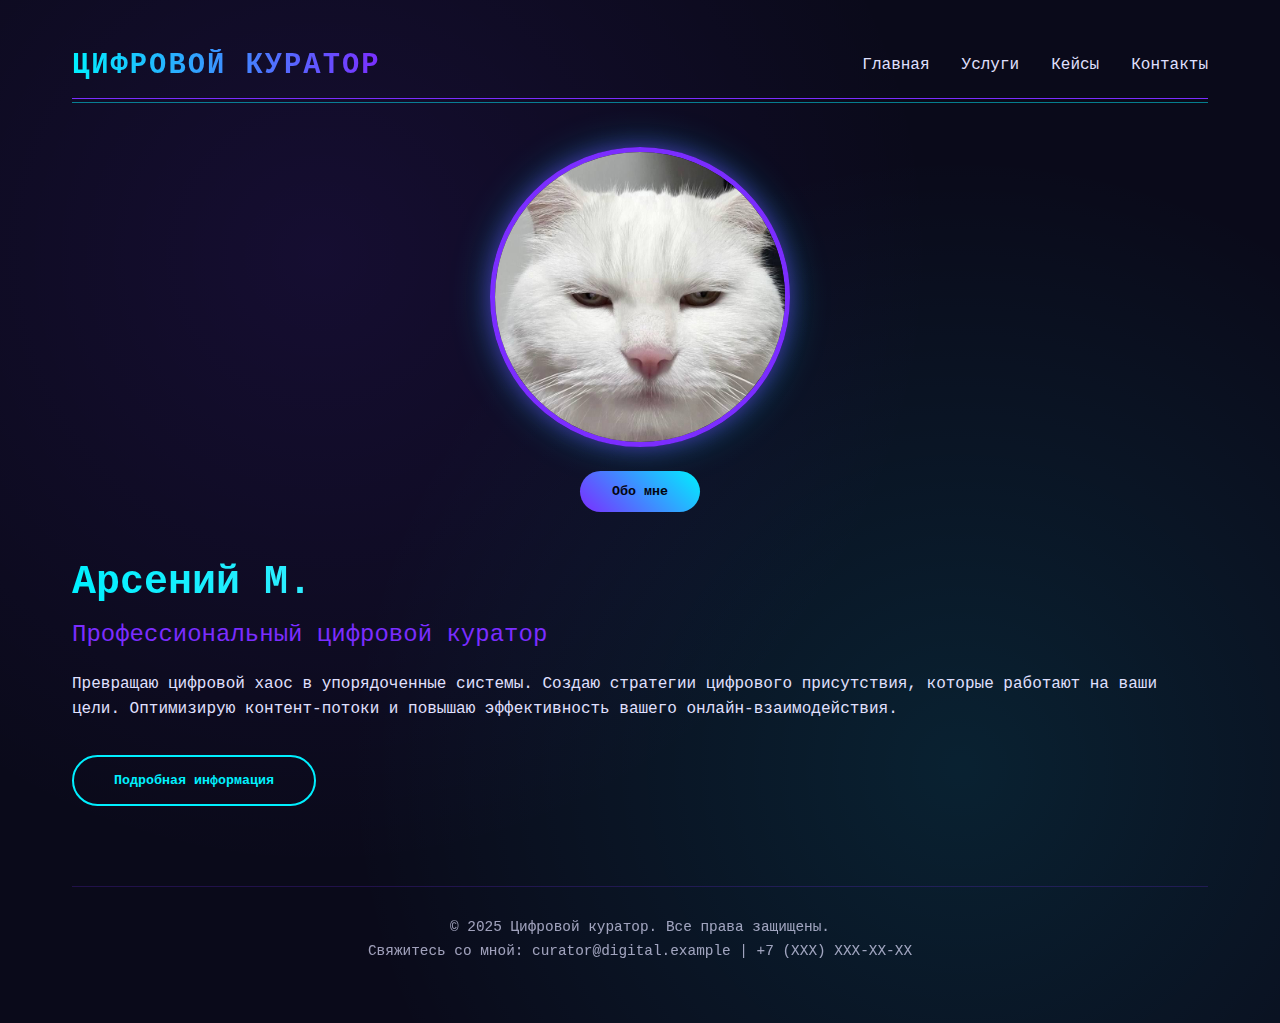
<file: index.html>
<!DOCTYPE html>
<html lang="ru">
<head>
    <meta charset="UTF-8">
    <meta name="viewport" content="width=device-width, initial-scale=1.0">
    <title>Цифровой куратор | Профессиональная самопрезентация</title>
    <link rel="stylesheet" href="css/style.css">
</head>
<body>
    <div class="container">
        <header>
            <div class="logo">Цифровой куратор</div>
            <nav class="nav-links">
                <a href="index.html" class="nav-link">Главная</a>
                <a href="services.html" class="nav-link">Услуги</a>
                <a href="cases.html" class="nav-link">Кейсы</a>
                <a href="contacts.html" class="nav-link">Контакты</a>
            </nav>
        </header>
        
        <main class="main-content">
            <section class="profile-section">
                <img src="images/profile.jpg" alt="Цифровой куратор" class="profile-image floating" id="profileImage">
                <button class="about-btn" id="aboutBtn">Обо мне</button>
                
                <!-- Модальное окно "Обо мне" -->
                <div class="modal" id="aboutModal">
                    <div class="modal-content">
                        <button class="modal-close" id="aboutClose">&times;</button>
                        <h3>Обо мне</h3>
                        <p>Я - профессиональный цифровой куратор с более чем 7-летним опытом работы в области управления цифровым контентом, стратегического планирования и оптимизации онлайн-присутствия.</p>
                        <p>Моя специализация включает:</p>
                        <ul style="margin-left: 1.5rem; margin-bottom: 1rem;">
                            <li>Анализ и структурирование цифровых активов</li>
                            <li>Разработка стратегий цифрового присутствия</li>
                            <li>Курирование контент-потоков</li>
                            <li>Оптимизация цифровых рабочих процессов</li>
                        </ul>
                        <p>Работал с клиентами из различных отраслей, включая IT, образование, искусство и корпоративный сектор.</p>
                    </div>
                </div>
            </section>
            
            <section class="info-section">
                <h1>Арсений М.</h1>
                <h2>Профессиональный цифровой куратор</h2>
                <p>Превращаю цифровой хаос в упорядоченные системы. Создаю стратегии цифрового присутствия, которые работают на ваши цели. Оптимизирую контент-потоки и повышаю эффективность вашего онлайн-взаимодействия.</p>
                <button class="cta-button" id="pricingBtn">Подробная информация</button>
                
                <!-- Модальное окно с ценами -->
                <div class="modal" id="pricingModal">
                    <div class="modal-content">
                        <button class="modal-close" id="pricingClose">&times;</button>
                        <h3>Стоимость услуг</h3>
                        <p>Предлагаю гибкие тарифы в зависимости от объема и сложности проекта. Ниже приведены базовые расценки:</p>
                        
                        <div class="price-list">
                            <div class="price-item">
                                <span class="price-service">Консультация (1 час)</span>
                                <span class="price-amount">5 000 ₽</span>
                            </div>
                            <div class="price-item">
                                <span class="price-service">Аудит цифровых активов</span>
                                <span class="price-amount">от 15 000 ₽</span>
                            </div>
                            <div class="price-item">
                                <span class="price-service">Разработка стратегии</span>
                                <span class="price-amount">от 25 000 ₽</span>
                            </div>
                            <div class="price-item">
                                <span class="price-service">Полное сопровождение (месяц)</span>
                                <span class="price-amount">от 50 000 ₽</span>
                            </div>
                            <div class="price-item">
                                <span class="price-service">Индивидуальное обучение</span>
                                <span class="price-amount">30 000 ₽/мес</span>
                            </div>
                        </div>
                        
                        <p style="margin-top: 1.5rem; font-size: 0.9rem; color: var(--secondary);">* Точная стоимость рассчитывается индивидуально после анализа ваших потребностей.</p>
                    </div>
                </div>
            </section>
        </main>
        
        <footer>
            <p>© 2025 Цифровой куратор. Все права защищены.</p>
            <p style="margin-top: 0.5rem;" class="pulse">Свяжитесь со мной: curator@digital.example | +7 (XXX) XXX-XX-XX</p>
        </footer>
    </div>
    
    <script src="js/script.js"></script>
</body>
</html>
</file>
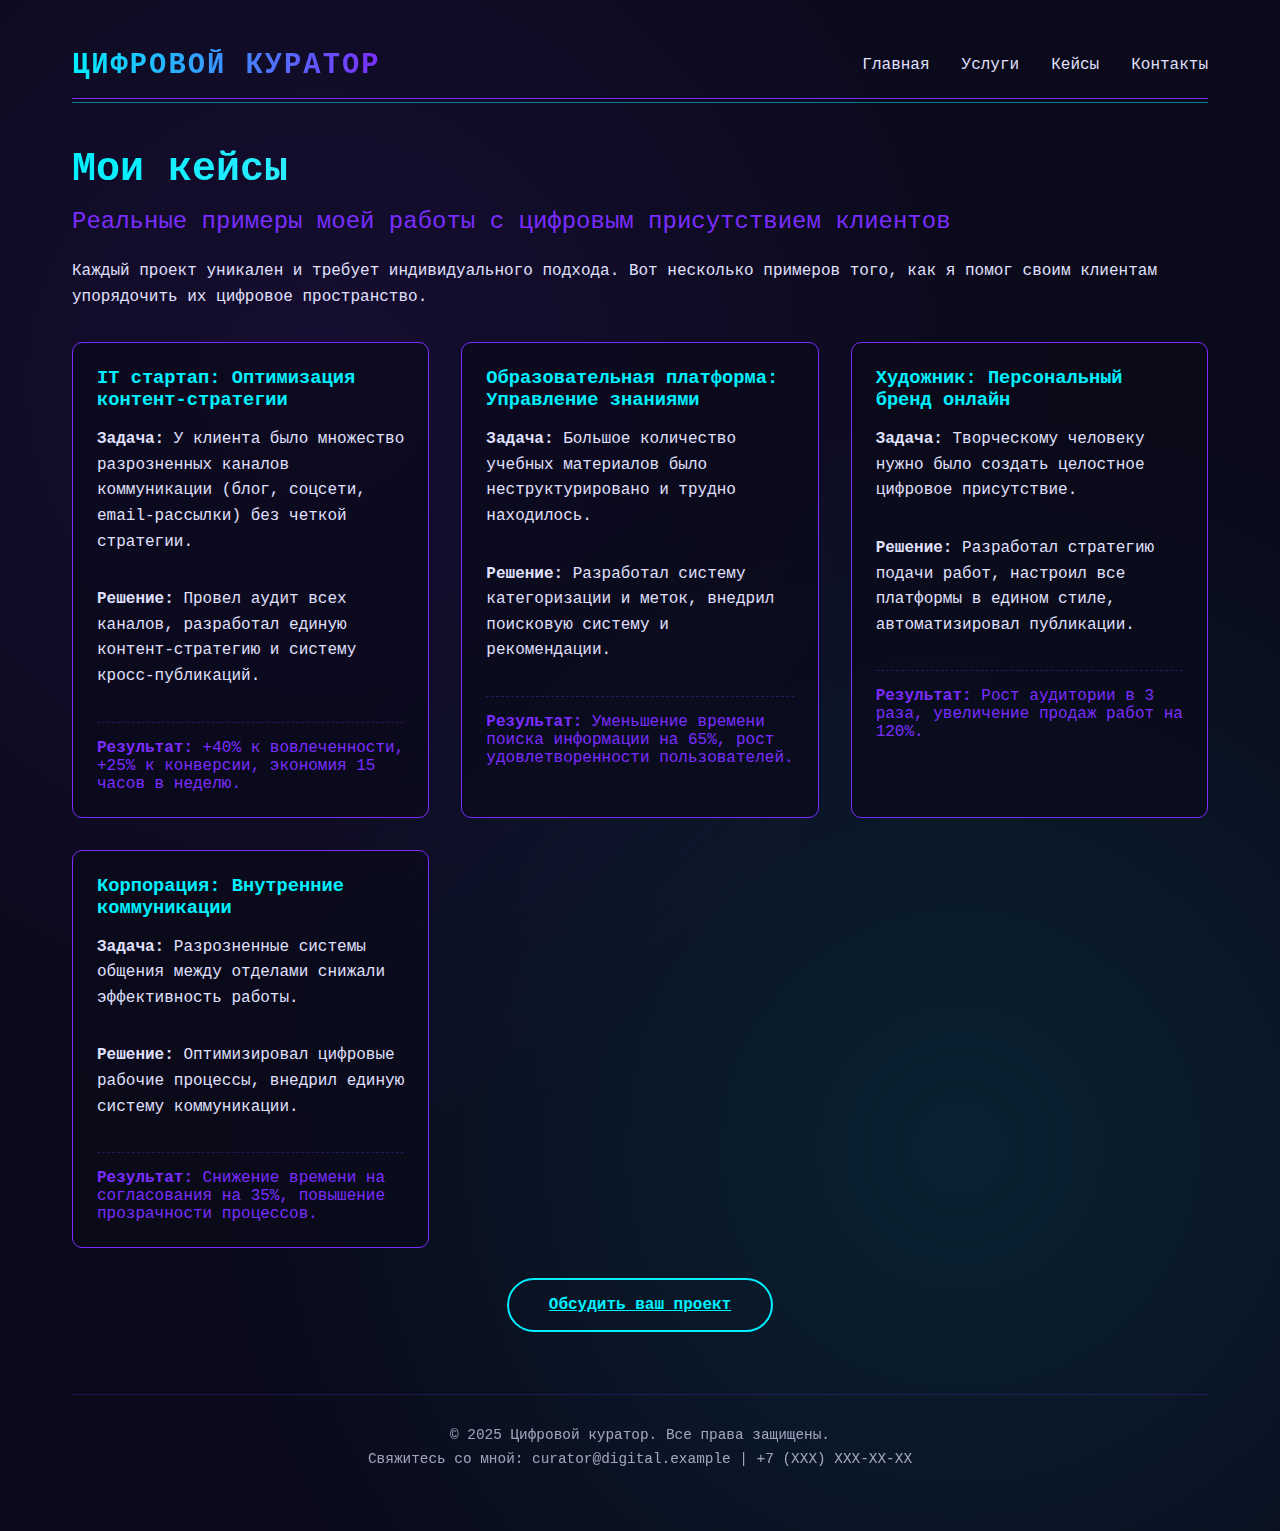
<file: cases.html>
<!DOCTYPE html>
<html lang="ru">
<head>
    <meta charset="UTF-8">
    <meta name="viewport" content="width=device-width, initial-scale=1.0">
    <title>Кейсы цифрового куратора</title>
    <link rel="stylesheet" href="css/style.css">
</head>
<body>
    <div class="container">
        <header>
            <div class="logo">Цифровой куратор</div>
            <nav class="nav-links">
                <a href="index.html" class="nav-link">Главная</a>
                <a href="services.html" class="nav-link">Услуги</a>
                <a href="cases.html" class="nav-link active">Кейсы</a>
                <a href="contacts.html" class="nav-link">Контакты</a>
            </nav>
        </header>
        
        <main class="main-content">
            <section class="info-section">
                <h1>Мои кейсы</h1>
                <h2>Реальные примеры моей работы с цифровым присутствием клиентов</h2>
                <p>Каждый проект уникален и требует индивидуального подхода. Вот несколько примеров того, как я помог своим клиентам упорядочить их цифровое пространство.</p>
                
                <div class="cases-grid">
                    <div class="case-card">
                        <h3>IT стартап: Оптимизация контент-стратегии</h3>
                        <p><strong>Задача:</strong> У клиента было множество разрозненных каналов коммуникации (блог, соцсети, email-рассылки) без четкой стратегии.</p>
                        <p><strong>Решение:</strong> Провел аудит всех каналов, разработал единую контент-стратегию и систему кросс-публикаций.</p>
                        <div class="result">
                            <strong>Результат:</strong> +40% к вовлеченности, +25% к конверсии, экономия 15 часов в неделю.
                        </div>
                    </div>
                    
                    <div class="case-card">
                        <h3>Образовательная платформа: Управление знаниями</h3>
                        <p><strong>Задача:</strong> Большое количество учебных материалов было неструктурировано и трудно находилось.</p>
                        <p><strong>Решение:</strong> Разработал систему категоризации и меток, внедрил поисковую систему и рекомендации.</p>
                        <div class="result">
                            <strong>Результат:</strong> Уменьшение времени поиска информации на 65%, рост удовлетворенности пользователей.
                        </div>
                    </div>
                    
                    <div class="case-card">
                        <h3>Художник: Персональный бренд онлайн</h3>
                        <p><strong>Задача:</strong> Творческому человеку нужно было создать целостное цифровое присутствие.</p>
                        <p><strong>Решение:</strong> Разработал стратегию подачи работ, настроил все платформы в едином стиле, автоматизировал публикации.</p>
                        <div class="result">
                            <strong>Результат:</strong> Рост аудитории в 3 раза, увеличение продаж работ на 120%.
                        </div>
                    </div>
                    
                    <div class="case-card">
                        <h3>Корпорация: Внутренние коммуникации</h3>
                        <p><strong>Задача:</strong> Разрозненные системы общения между отделами снижали эффективность работы.</p>
                        <p><strong>Решение:</strong> Оптимизировал цифровые рабочие процессы, внедрил единую систему коммуникации.</p>
                        <div class="result">
                            <strong>Результат:</strong> Снижение времени на согласования на 35%, повышение прозрачности процессов.
                        </div>
                    </div>
                </div>
                
                <div style="margin-top: 3rem; text-align: center;">
                    <a href="contacts.html" class="cta-button">Обсудить ваш проект</a>
                </div>
            </section>
        </main>
        
        <footer>
            <p>© 2025 Цифровой куратор. Все права защищены.</p>
            <p style="margin-top: 0.5rem;" class="pulse">Свяжитесь со мной: curator@digital.example | +7 (XXX) XXX-XX-XX</p>
        </footer>
    </div>
    
    <script src="js/script.js"></script>
</body>
</html>
</file>
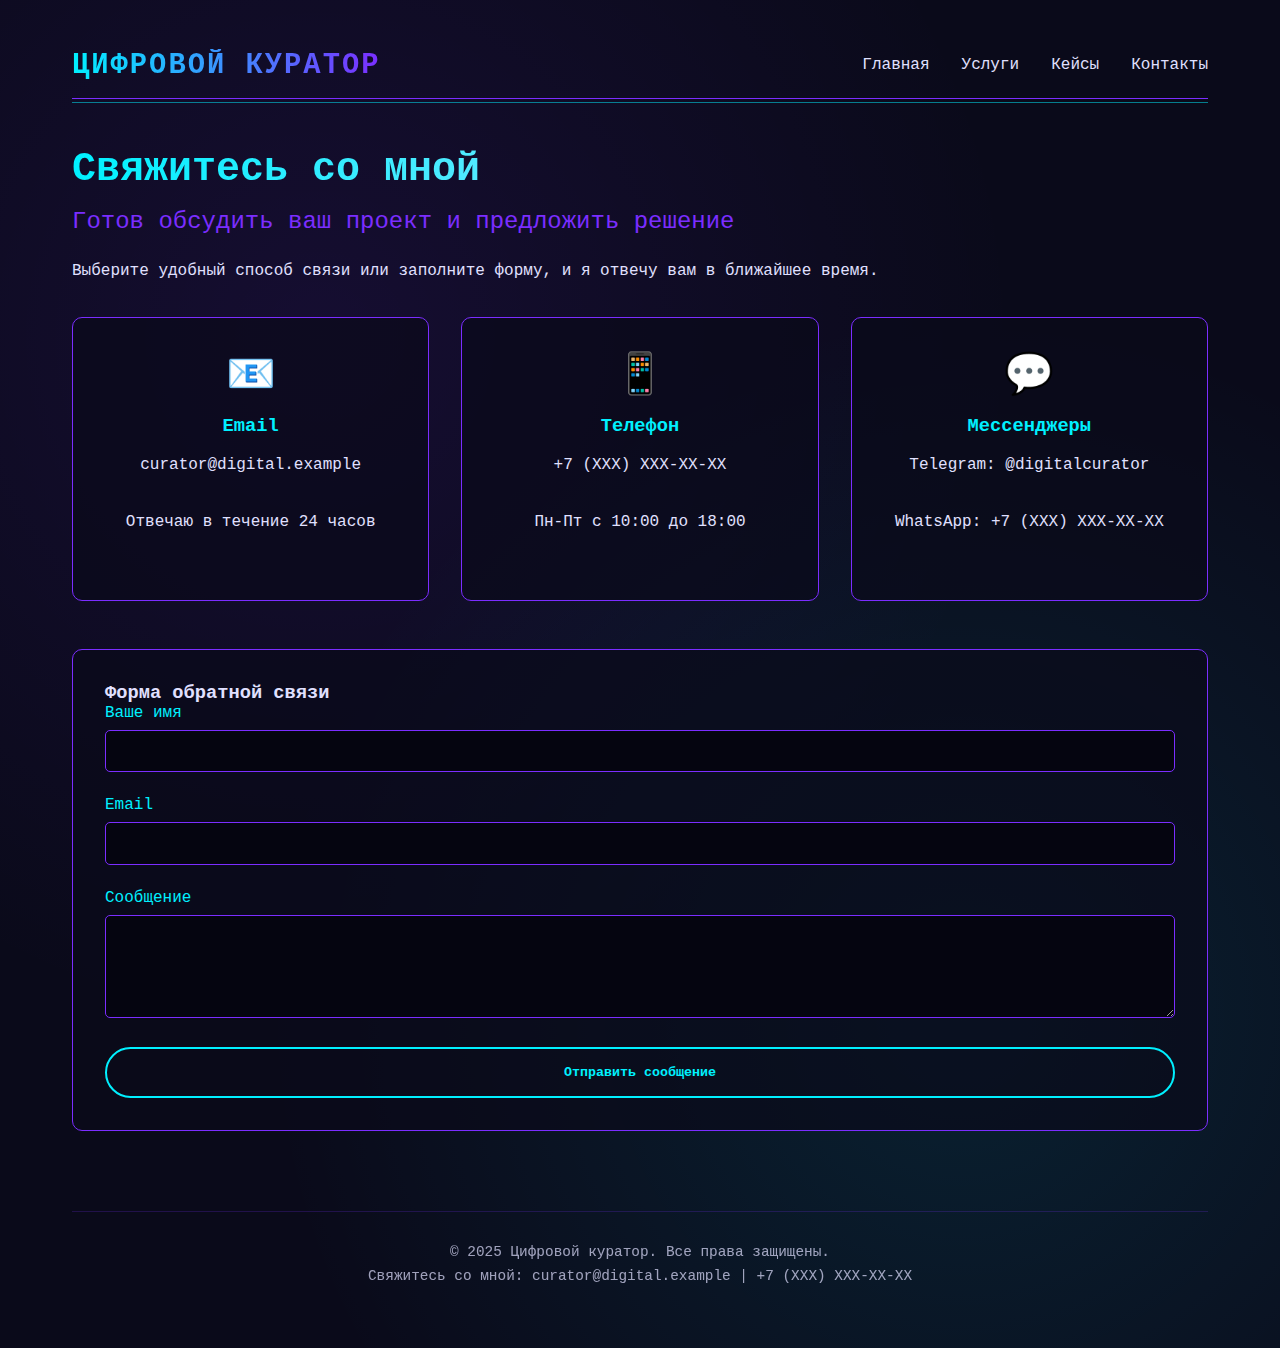
<file: contacts.html>
<!DOCTYPE html>
<html lang="ru">
<head>
    <meta charset="UTF-8">
    <meta name="viewport" content="width=device-width, initial-scale=1.0">
    <title>Контакты цифрового куратора</title>
    <link rel="stylesheet" href="css/style.css">
</head>
<body>
    <div class="container">
        <header>
            <div class="logo">Цифровой куратор</div>
            <nav class="nav-links">
                <a href="index.html" class="nav-link">Главная</a>
                <a href="services.html" class="nav-link">Услуги</a>
                <a href="cases.html" class="nav-link">Кейсы</a>
                <a href="contacts.html" class="nav-link active">Контакты</a>
            </nav>
        </header>
        
        <main class="main-content">
            <section class="info-section">
                <h1>Свяжитесь со мной</h1>
                <h2>Готов обсудить ваш проект и предложить решение</h2>
                <p>Выберите удобный способ связи или заполните форму, и я отвечу вам в ближайшее время.</p>
                
                <div class="contact-grid">
                    <div class="contact-card">
                        <div class="icon">📧</div>
                        <h3>Email</h3>
                        <p>curator@digital.example</p>
                        <p>Отвечаю в течение 24 часов</p>
                    </div>
                    
                    <div class="contact-card">
                        <div class="icon">📱</div>
                        <h3>Телефон</h3>
                        <p>+7 (XXX) XXX-XX-XX</p>
                        <p>Пн-Пт с 10:00 до 18:00</p>
                    </div>
                    
                    <div class="contact-card">
                        <div class="icon">💬</div>
                        <h3>Мессенджеры</h3>
                        <p>Telegram: @digitalcurator</p>
                        <p>WhatsApp: +7 (XXX) XXX-XX-XX</p>
                    </div>
                </div>
                
                <div class="contact-form">
                    <h3>Форма обратной связи</h3>
                    <form id="contactForm">
                        <div class="form-group">
                            <label for="name">Ваше имя</label>
                            <input type="text" id="name" name="name" required>
                        </div>
                        
                        <div class="form-group">
                            <label for="email">Email</label>
                            <input type="email" id="email" name="email" required>
                        </div>
                        
                        <div class="form-group">
                            <label for="message">Сообщение</label>
                            <textarea id="message" name="message" rows="5" required></textarea>
                        </div>
                        
                        <button type="submit" class="cta-button" style="width: 100%;">Отправить сообщение</button>
                    </form>
                </div>
            </section>
        </main>
        
        <footer>
            <p>© 2025 Цифровой куратор. Все права защищены.</p>
            <p style="margin-top: 0.5rem;" class="pulse">Свяжитесь со мной: curator@digital.example | +7 (XXX) XXX-XX-XX</p>
        </footer>
    </div>
    
    <script src="js/script.js"></script>
</body>
</html>
</file>
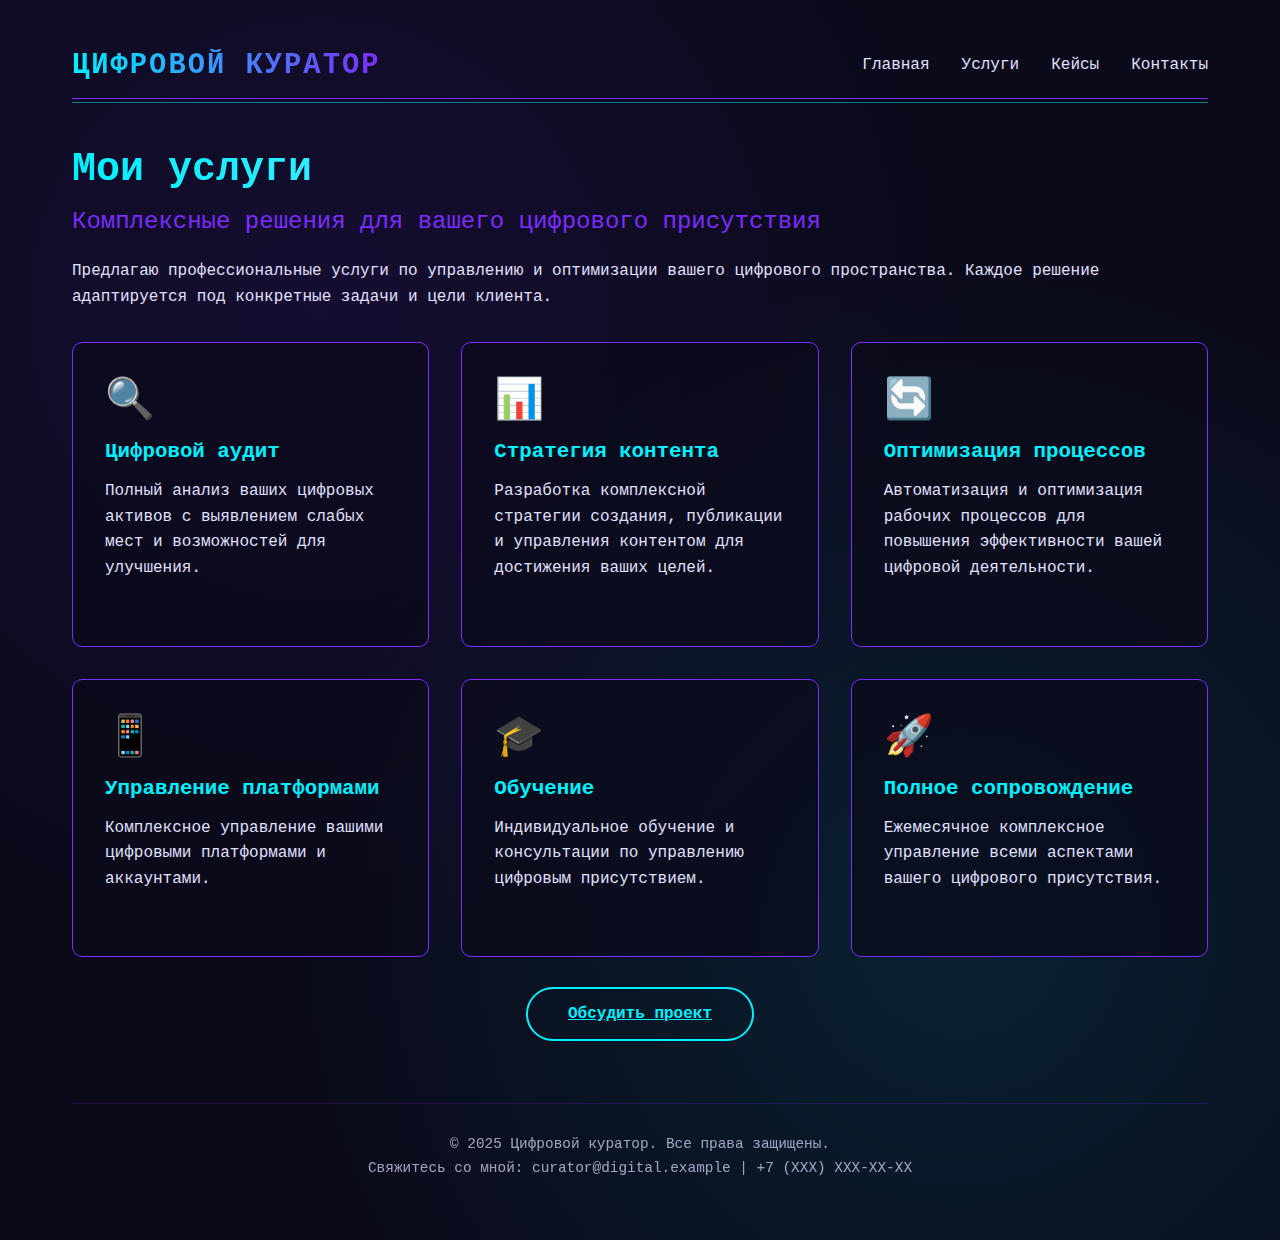
<file: services.html>
<!DOCTYPE html>
<html lang="ru">
<head>
    <meta charset="UTF-8">
    <meta name="viewport" content="width=device-width, initial-scale=1.0">
    <title>Услуги цифрового куратора</title>
    <link rel="stylesheet" href="css/style.css">
</head>
<body>
    <div class="container">
        <header>
            <div class="logo">Цифровой куратор</div>
            <nav class="nav-links">
                <a href="index.html" class="nav-link">Главная</a>
                <a href="services.html" class="nav-link active">Услуги</a>
                <a href="cases.html" class="nav-link">Кейсы</a>
                <a href="contacts.html" class="nav-link">Контакты</a>
            </nav>
        </header>
        
        <main class="main-content">
            <section class="info-section">
                <h1>Мои услуги</h1>
                <h2>Комплексные решения для вашего цифрового присутствия</h2>
                <p>Предлагаю профессиональные услуги по управлению и оптимизации вашего цифрового пространства. Каждое решение адаптируется под конкретные задачи и цели клиента.</p>
                
                <div class="services-grid">
                    <div class="service-card">
                        <div class="icon">🔍</div>
                        <h3>Цифровой аудит</h3>
                        <p>Полный анализ ваших цифровых активов с выявлением слабых мест и возможностей для улучшения.</p>
                    </div>
                    
                    <div class="service-card">
                        <div class="icon">📊</div>
                        <h3>Стратегия контента</h3>
                        <p>Разработка комплексной стратегии создания, публикации и управления контентом для достижения ваших целей.</p>
                    </div>
                    
                    <div class="service-card">
                        <div class="icon">🔄</div>
                        <h3>Оптимизация процессов</h3>
                        <p>Автоматизация и оптимизация рабочих процессов для повышения эффективности вашей цифровой деятельности.</p>
                    </div>
                    
                    <div class="service-card">
                        <div class="icon">📱</div>
                        <h3>Управление платформами</h3>
                        <p>Комплексное управление вашими цифровыми платформами и аккаунтами.</p>
                    </div>
                    
                    <div class="service-card">
                        <div class="icon">🎓</div>
                        <h3>Обучение</h3>
                        <p>Индивидуальное обучение и консультации по управлению цифровым присутствием.</p>
                    </div>
                    
                    <div class="service-card">
                        <div class="icon">🚀</div>
                        <h3>Полное сопровождение</h3>
                        <p>Ежемесячное комплексное управление всеми аспектами вашего цифрового присутствия.</p>
                    </div>
                </div>
                
                <div style="margin-top: 3rem; text-align: center;">
                    <a href="contacts.html" class="cta-button">Обсудить проект</a>
                </div>
            </section>
        </main>
        
        <footer>
            <p>© 2025 Цифровой куратор. Все права защищены.</p>
            <p style="margin-top: 0.5rem;" class="pulse">Свяжитесь со мной: curator@digital.example | +7 (XXX) XXX-XX-XX</p>
        </footer>
    </div>
    
    <script src="js/script.js"></script>
</body>
</html>
</file>
<file: css/style.css>
:root {
    --primary: #00f0ff;
    --secondary: #7b2dff;
    --dark: #0a0a1a;
    --darker: #050510;
    --light: #e0e0ff;
    --accent: #ff2d7b;
}

* {
    margin: 0;
    padding: 0;
    box-sizing: border-box;
    font-family: 'Courier New', monospace;
}

body {
    background-color: var(--dark);
    color: var(--light);
    background-image: 
        radial-gradient(circle at 25% 25%, rgba(123, 45, 255, 0.1) 0%, transparent 50%),
        radial-gradient(circle at 75% 75%, rgba(0, 240, 255, 0.1) 0%, transparent 50%);
    min-height: 100vh;
    overflow-x: hidden;
}

.container {
    max-width: 1200px;
    margin: 0 auto;
    padding: 2rem;
    position: relative;
}

header {
    display: flex;
    justify-content: space-between;
    align-items: center;
    padding: 1rem 0;
    border-bottom: 1px solid var(--secondary);
    margin-bottom: 2rem;
    position: relative;
}

header::after {
    content: '';
    position: absolute;
    bottom: -5px;
    left: 0;
    width: 100%;
    height: 1px;
    background: var(--primary);
    opacity: 0.5;
}

.logo {
    font-size: 1.8rem;
    font-weight: bold;
    background: linear-gradient(90deg, var(--primary), var(--secondary));
    -webkit-background-clip: text;
    background-clip: text;
    color: transparent;
    text-transform: uppercase;
    letter-spacing: 2px;
}

.nav-links {
    display: flex;
    gap: 2rem;
}

.nav-link {
    color: var(--light);
    text-decoration: none;
    position: relative;
    padding: 0.5rem 0;
    transition: color 0.3s;
}

.nav-link:hover {
    color: var(--primary);
}

.nav-link::after {
    content: '';
    position: absolute;
    bottom: 0;
    left: 0;
    width: 0;
    height: 2px;
    background: var(--primary);
    transition: width 0.3s;
}

.nav-link:hover::after {
    width: 100%;
}

.main-content {
    display: grid;
    grid-template-columns: 1fr;
    gap: 3rem;
    margin-top: 3rem;
}

.profile-section {
    position: relative;
    display: flex;
    flex-direction: column;
    align-items: center;
}

.profile-image {
    width: 300px;
    height: 300px;
    border-radius: 50%;
    object-fit: cover;
    border: 5px solid var(--secondary);
    box-shadow: 0 0 20px rgba(123, 45, 255, 0.5),
                0 0 40px rgba(0, 240, 255, 0.3);
    transition: transform 0.3s, box-shadow 0.3s;
    cursor: pointer;
}

.profile-image:hover {
    transform: scale(1.03);
    box-shadow: 0 0 30px rgba(123, 45, 255, 0.7),
                0 0 50px rgba(0, 240, 255, 0.5);
}

.about-btn {
    margin-top: 1.5rem;
    padding: 0.8rem 2rem;
    background: linear-gradient(45deg, var(--secondary), var(--primary));
    color: var(--darker);
    border: none;
    border-radius: 30px;
    font-weight: bold;
    cursor: pointer;
    transition: transform 0.3s, box-shadow 0.3s;
    position: relative;
    overflow: hidden;
    z-index: 1;
}

.about-btn::before {
    content: '';
    position: absolute;
    top: 0;
    left: -100%;
    width: 100%;
    height: 100%;
    background: linear-gradient(45deg, var(--primary), var(--secondary));
    transition: left 0.3s;
    z-index: -1;
}

.about-btn:hover {
    transform: translateY(-3px);
    box-shadow: 0 5px 15px rgba(0, 240, 255, 0.4);
}

.about-btn:hover::before {
    left: 0;
}

.info-section h1 {
    font-size: 2.5rem;
    margin-bottom: 1rem;
    background: linear-gradient(90deg, var(--primary), var(--light));
    -webkit-background-clip: text;
    background-clip: text;
    color: transparent;
}

.info-section h2 {
    font-size: 1.5rem;
    color: var(--secondary);
    margin-bottom: 1.5rem;
    font-weight: normal;
}

.info-section p {
    line-height: 1.6;
    margin-bottom: 2rem;
    color: var(--light);
}

.cta-button {
    padding: 1rem 2.5rem;
    background: transparent;
    color: var(--primary);
    border: 2px solid var(--primary);
    border-radius: 30px;
    font-weight: bold;
    cursor: pointer;
    transition: all 0.3s;
    position: relative;
    overflow: hidden;
    z-index: 1;
}

.cta-button:hover {
    color: var(--darker);
    transform: translateY(-3px);
    box-shadow: 0 5px 15px rgba(0, 240, 255, 0.4);
}

.cta-button::before {
    content: '';
    position: absolute;
    top: 0;
    left: 0;
    width: 0;
    height: 100%;
    background: var(--primary);
    transition: width 0.3s;
    z-index: -1;
}

.cta-button:hover::before {
    width: 100%;
}

.modal {
    display: none;
    position: fixed;
    top: 0;
    left: 0;
    width: 100%;
    height: 100%;
    background: rgba(5, 5, 16, 0.9);
    z-index: 100;
    justify-content: center;
    align-items: center;
    opacity: 0;
    transition: opacity 0.3s;
}

.modal.active {
    display: flex;
    opacity: 1;
}

.modal-content {
    background: var(--darker);
    border: 1px solid var(--secondary);
    border-radius: 10px;
    padding: 2rem;
    max-width: 600px;
    width: 90%;
    position: relative;
    box-shadow: 0 0 30px rgba(123, 45, 255, 0.3);
    transform: scale(0.9);
    transition: transform 0.3s;
}

.modal.active .modal-content {
    transform: scale(1);
}

.modal-close {
    position: absolute;
    top: 1rem;
    right: 1rem;
    background: none;
    border: none;
    color: var(--light);
    font-size: 1.5rem;
    cursor: pointer;
    transition: color 0.3s;
}

.modal-close:hover {
    color: var(--accent);
}

.modal h3 {
    color: var(--primary);
    margin-bottom: 1.5rem;
    font-size: 1.8rem;
}

.modal p {
    line-height: 1.6;
    margin-bottom: 1rem;
}

.price-list {
    margin-top: 1.5rem;
}

.price-item {
    display: flex;
    justify-content: space-between;
    padding: 0.8rem 0;
    border-bottom: 1px dashed rgba(123, 45, 255, 0.3);
}

.price-item:last-child {
    border-bottom: none;
}

.price-service {
    color: var(--light);
}

.price-amount {
    color: var(--primary);
    font-weight: bold;
}

/* Стили для страницы услуг */
.services-grid {
    display: grid;
    grid-template-columns: repeat(auto-fill, minmax(300px, 1fr));
    gap: 2rem;
    margin-top: 2rem;
}

.service-card {
    background: rgba(10, 10, 26, 0.7);
    border: 1px solid var(--secondary);
    border-radius: 10px;
    padding: 2rem;
    transition: transform 0.3s, box-shadow 0.3s;
}

.service-card:hover {
    transform: translateY(-5px);
    box-shadow: 0 10px 20px rgba(123, 45, 255, 0.2);
}

.service-card h3 {
    color: var(--primary);
    margin-bottom: 1rem;
    font-size: 1.3rem;
}

.service-card .icon {
    font-size: 2.5rem;
    margin-bottom: 1rem;
    color: var(--secondary);
}

/* Стили для страницы кейсов */
.cases-grid {
    display: grid;
    grid-template-columns: repeat(auto-fill, minmax(350px, 1fr));
    gap: 2rem;
    margin-top: 2rem;
}

.case-card {
    background: rgba(10, 10, 26, 0.7);
    border: 1px solid var(--secondary);
    border-radius: 10px;
    padding: 1.5rem;
    transition: transform 0.3s, box-shadow 0.3s;
}

.case-card:hover {
    transform: translateY(-5px);
    box-shadow: 0 10px 20px rgba(123, 45, 255, 0.2);
}

.case-card h3 {
    color: var(--primary);
    margin-bottom: 1rem;
}

.case-card .result {
    margin-top: 1rem;
    padding-top: 1rem;
    border-top: 1px dashed rgba(123, 45, 255, 0.3);
    color: var(--secondary);
}

/* Стили для страницы контактов */
.contact-grid {
    display: grid;
    grid-template-columns: repeat(auto-fill, minmax(300px, 1fr));
    gap: 2rem;
    margin-top: 2rem;
}

.contact-card {
    background: rgba(10, 10, 26, 0.7);
    border: 1px solid var(--secondary);
    border-radius: 10px;
    padding: 2rem;
    text-align: center;
}

.contact-card h3 {
    color: var(--primary);
    margin-bottom: 1rem;
}

.contact-card .icon {
    font-size: 2.5rem;
    margin-bottom: 1rem;
    color: var(--secondary);
}

.contact-form {
    margin-top: 3rem;
    background: rgba(10, 10, 26, 0.7);
    border: 1px solid var(--secondary);
    border-radius: 10px;
    padding: 2rem;
}

.form-group {
    margin-bottom: 1.5rem;
}

.form-group label {
    display: block;
    margin-bottom: 0.5rem;
    color: var(--primary);
}

.form-group input,
.form-group textarea {
    width: 100%;
    padding: 0.8rem;
    background: var(--darker);
    border: 1px solid var(--secondary);
    border-radius: 5px;
    color: var(--light);
    transition: border-color 0.3s;
}

.form-group input:focus,
.form-group textarea:focus {
    outline: none;
    border-color: var(--primary);
}

footer {
    margin-top: 5rem;
    padding: 2rem 0;
    border-top: 1px solid rgba(123, 45, 255, 0.3);
    text-align: center;
    color: var(--light);
    opacity: 0.7;
    font-size: 0.9rem;
}

@media (max-width: 768px) {
    .main-content {
        grid-template-columns: 1fr;
    }
    
    .nav-links {
        gap: 1rem;
    }
    
    .profile-image {
        width: 200px;
        height: 200px;
    }
    
    .services-grid,
    .cases-grid,
    .contact-grid {
        grid-template-columns: 1fr;
    }
}

/* Анимации */
@keyframes pulse {
    0% { opacity: 0.5; }
    50% { opacity: 1; }
    100% { opacity: 0.5; }
}

.pulse {
    animation: pulse 3s infinite;
}

@keyframes float {
    0% { transform: translateY(0); }
    50% { transform: translateY(-10px); }
    100% { transform: translateY(0); }
}

.floating {
    animation: float 6s ease-in-out infinite;
}
</file>
